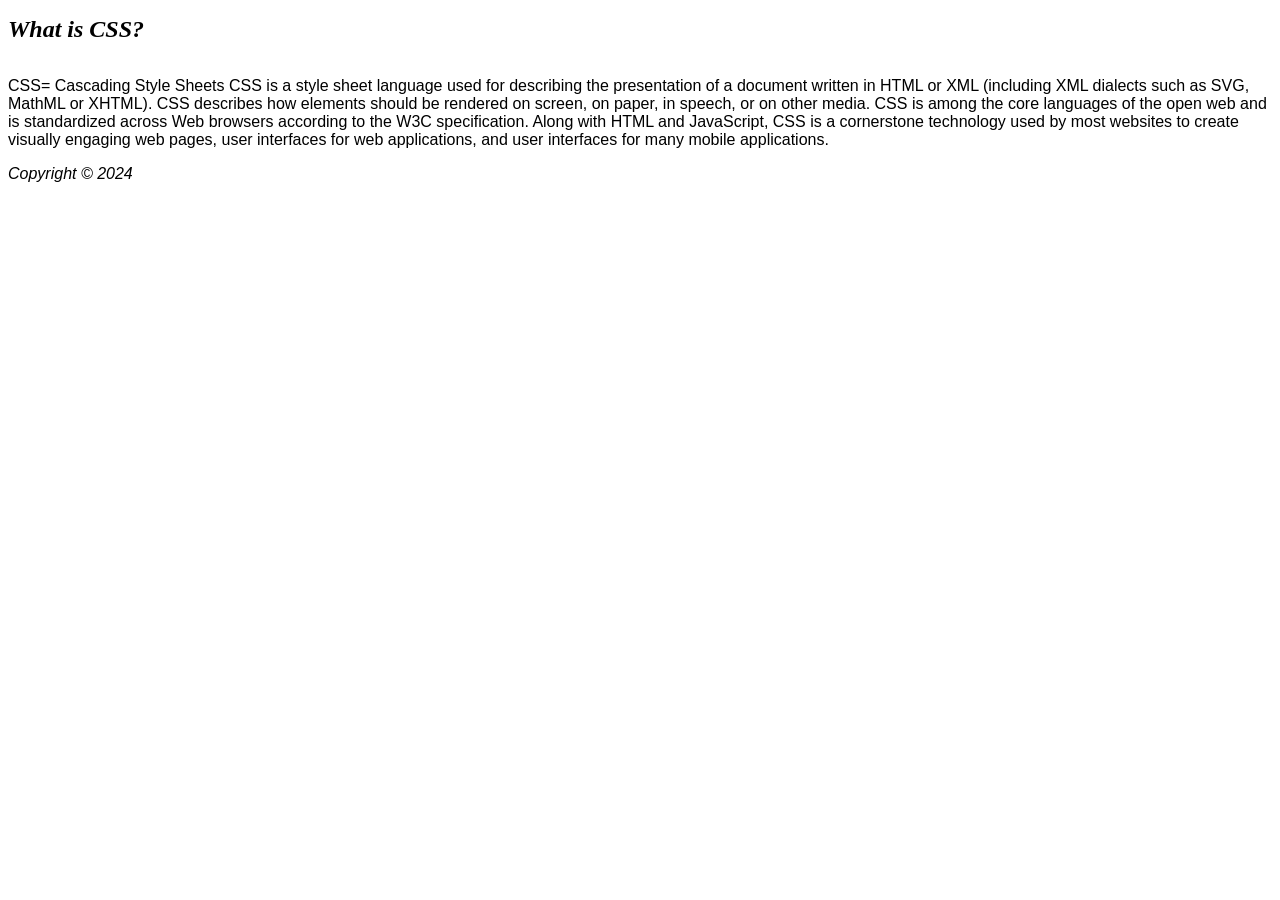
<file: Day_6/index.html>
<!DOCTYPE html>
<html lang="en">
<head>
    <meta charset="UTF-8">
    <meta name="viewport" content="width=device-width, initial-scale=1.0">
    <title>Document</title>
    <link rel="stylesheet" href="style.css">
</head>
<body>
    <h1 id="heading1">What is CSS?</h1>
    <br>
    CSS= Cascading Style Sheets
    CSS is a style sheet language used for describing the presentation of a document written in HTML or XML (including XML dialects such as SVG, MathML or XHTML). CSS describes how elements should be rendered on screen, on paper, in speech, or on other media.
    CSS is among the core languages of the open web and is standardized across Web browsers according to the W3C specification. Along with HTML and JavaScript, CSS is a cornerstone technology used by most websites to create visually engaging web pages, user interfaces for web applications, and user interfaces for many mobile applications.
</body>
<div class="footer">
    <p>Copyright &copy; 2024</p>
</div>
</html>
</file>
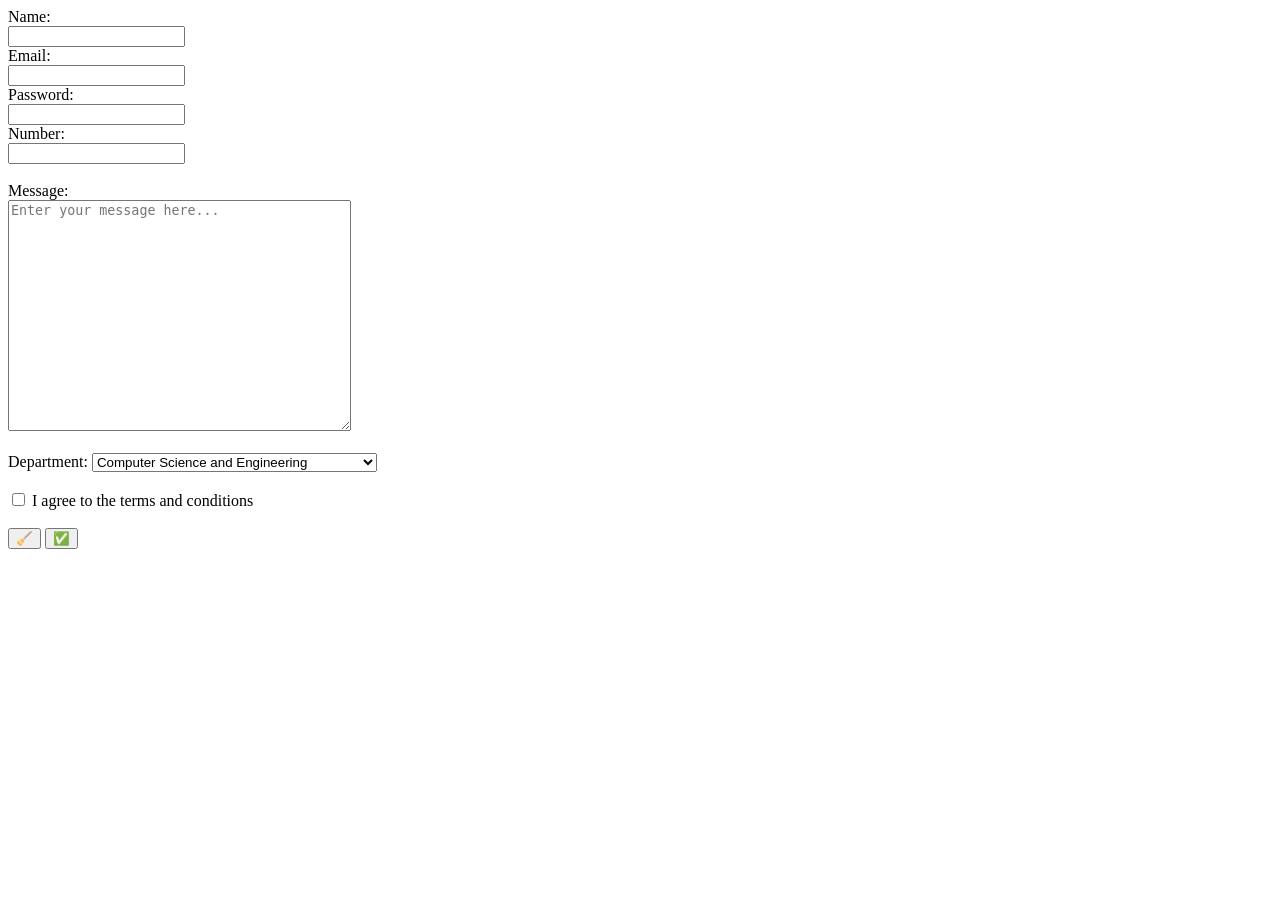
<file: Day_6/Table.html>
<!DOCTYPE html>
<html lang="en">
<head>
    <meta charset="UTF-8">
    <meta name="viewport" content="width=device-width, initial-scale=1.0">
    <title>Document</title>
</head>
<body>
    <form action="/FullStack/Day_6/Table.html" method="post">
    <form action="/register" method="post">
        <label for="name">Name:</label>
        <br>
        <input type="text" id="name" name="name" required>
        <br>
        <label for="email">Email:</label>
        <br>
        <input type="email" id="email" name="email" required>
        <br>
        <label for="password">Password:</label>
        <br>
        <input type="password" id="password" name="password" required>
        <br>
        <label for="Number" >Number:</label>
        <br>
        <input type="number" id="number" name="number" required>
        <br>
        <br>
        <label for="Message">Message:</label>
        <br>
        <textarea id="Message" name="Message" rows="15" cols="40" min="20" max="200"
        placeholder="Enter your message here..."></textarea>
        <br>
        <br>
        <label for="department">Department:</label>
        <select id="department" name="department" required>
            <option value="CSE">Computer Science and Engineering</option>
            <option value="ECE">Electronics and Communication Engineering</option>
            <option value="EEE">Electrical and Electronics Engineering</option>
        </select>
        <br>
        <br>
        <input type="checkbox" id="id" name="checkbox" required/>
        <label for="checkbox">I agree to the terms and conditions</label>
        <br>
        <br>
        <button type="reset">🧹</button>
        <button type="submit">✅</button>
    </form>
</body>
</html>
</file>
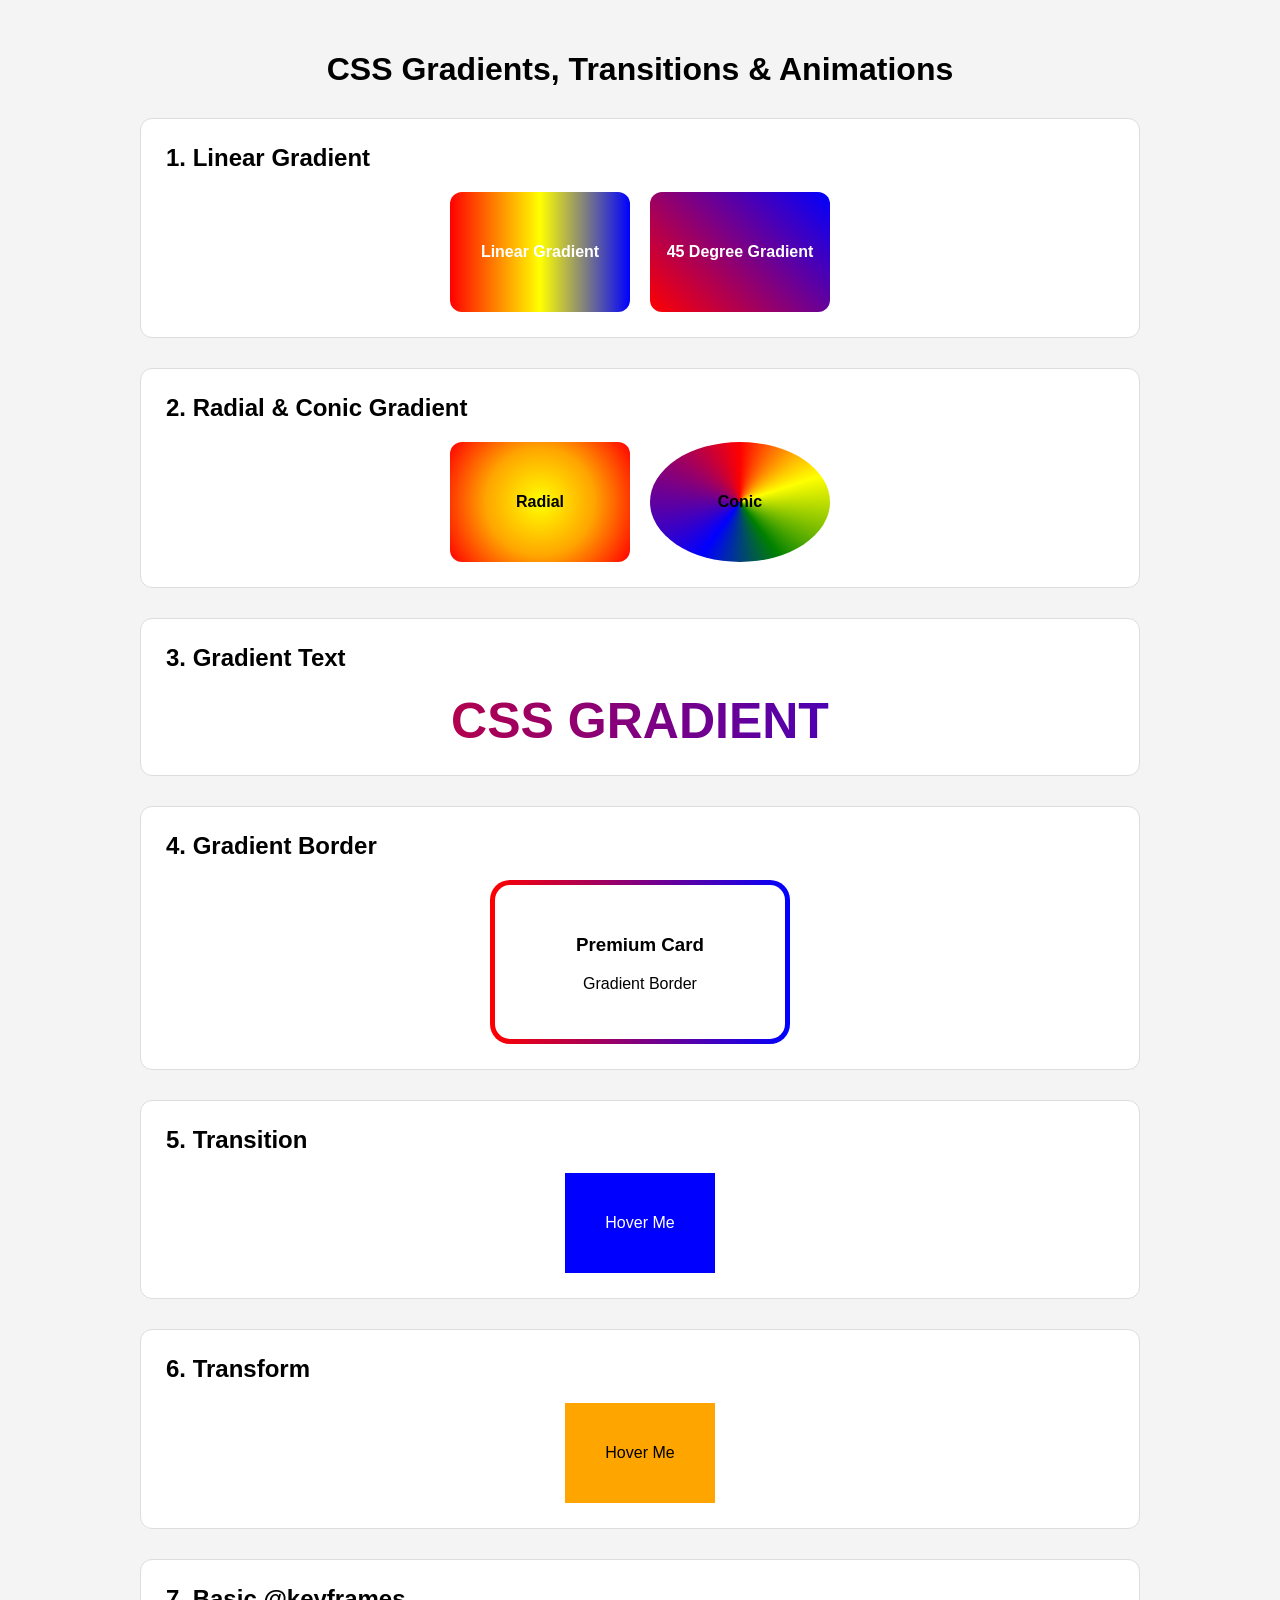
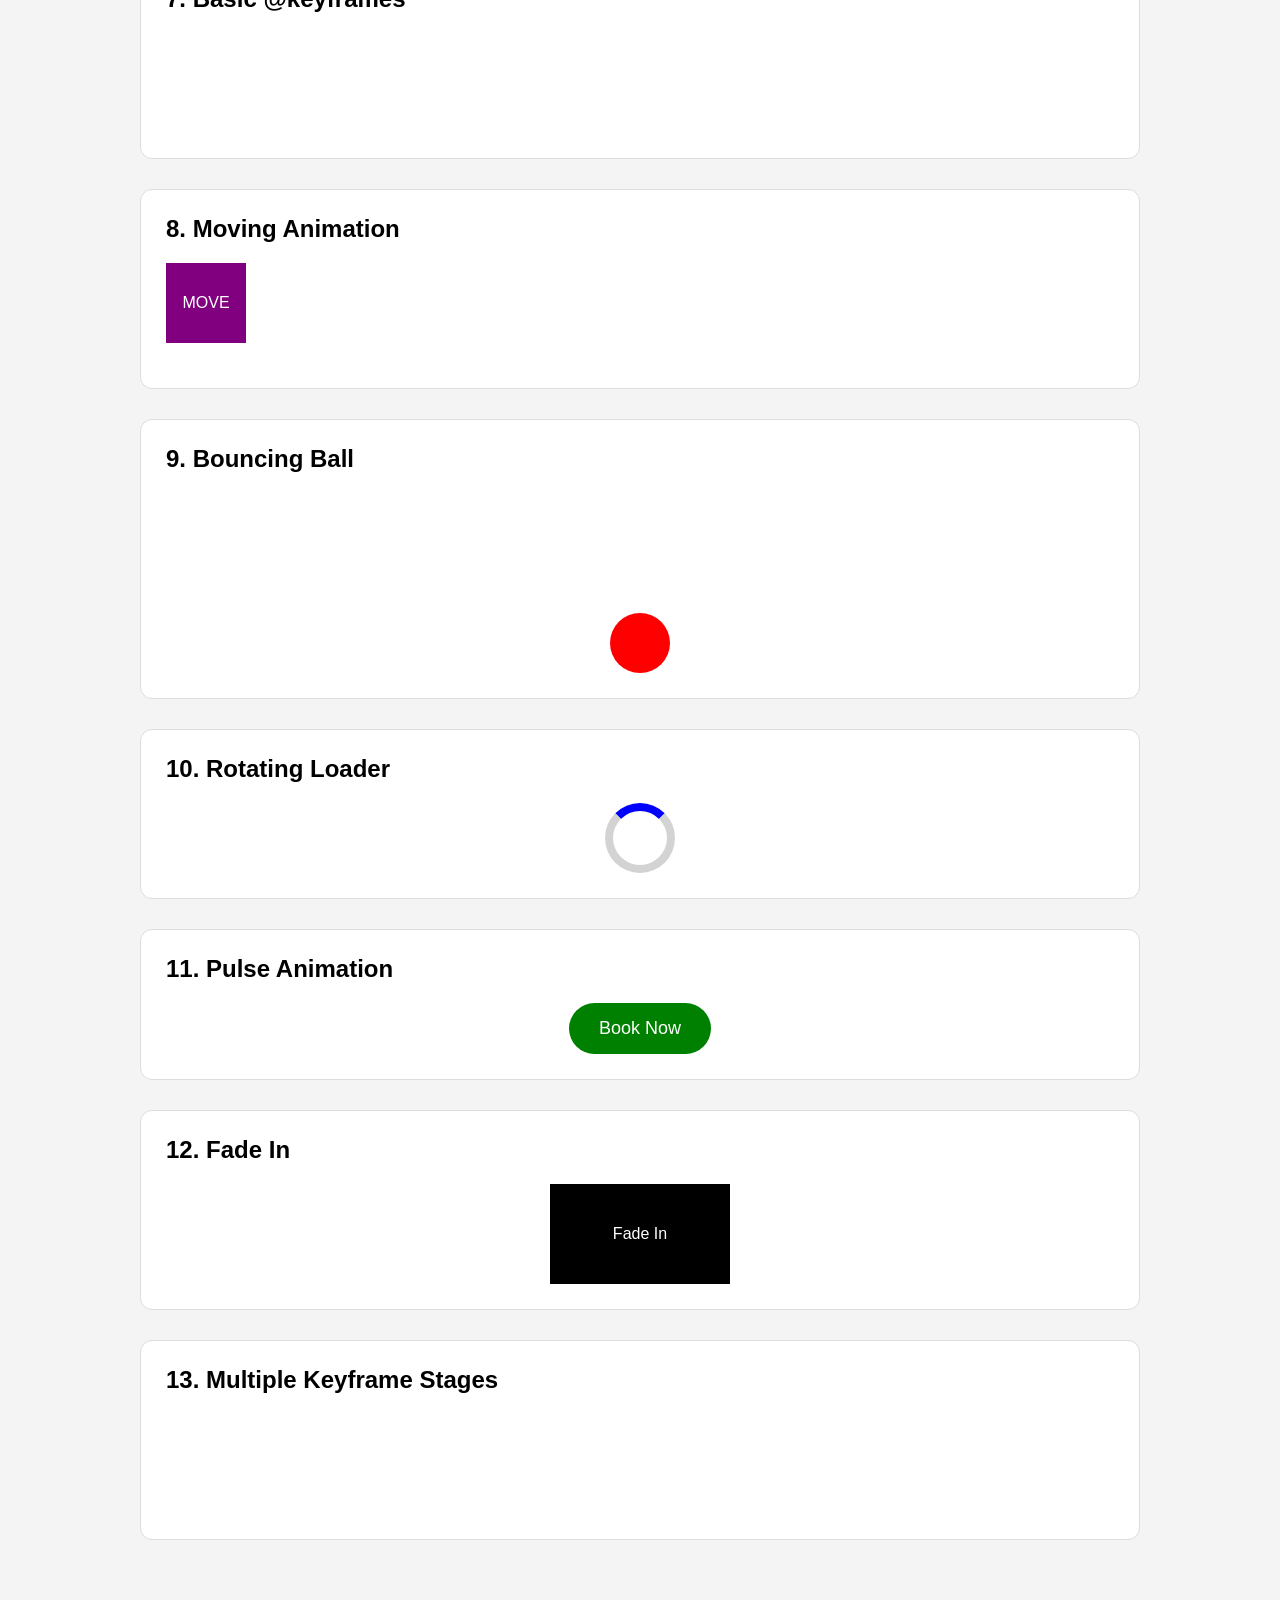
<file: Day_7/CSS-Visual-Effects.html>
<!DOCTYPE html>
<html lang="en">

<head>
    <meta charset="UTF-8">

    <meta name="viewport" content="width=device-width, initial-scale=1.0">

    <title>CSS Gradients and Animations</title>

    <style>
        * {
            box-sizing: border-box;
        }

        body {
            margin: 0;

            font-family: Arial, sans-serif;

            background-color: #f4f4f4;

            padding: 30px;
        }

        h1 {
            text-align: center;
        }

        h2 {
            margin-top: 0;
        }

        .section {
            max-width: 1000px;

            margin: 30px auto;

            padding: 25px;

            background-color: white;

            border-radius: 12px;

            border: 1px solid #ddd;
        }

        .demo-area {
            display: flex;

            gap: 20px;

            flex-wrap: wrap;

            align-items: center;

            justify-content: center;
        }

        .box {
            width: 180px;
            height: 120px;

            display: flex;

            justify-content: center;
            align-items: center;

            border-radius: 12px;

            font-weight: bold;

            text-align: center;
        }


        /* ======================================
           1. LINEAR GRADIENT
        ====================================== */

        .linear-gradient {
            background:
                linear-gradient(to right,
                    red,
                    yellow,
                    blue);

            color: white;
        }


        /* ======================================
           2. LINEAR GRADIENT WITH ANGLE
        ====================================== */

        .angle-gradient {
            background:
                linear-gradient(45deg,
                    red,
                    purple,
                    blue);

            color: white;
        }


        /* ======================================
           3. RADIAL GRADIENT
        ====================================== */

        .radial-gradient {
            background:
                radial-gradient(circle,
                    yellow,
                    orange,
                    red);
        }


        /* ======================================
           4. CONIC GRADIENT
        ====================================== */

        .conic-gradient {
            background:
                conic-gradient(red,
                    yellow,
                    green,
                    blue,
                    purple,
                    red);

            border-radius: 50%;
        }


        /* ======================================
           5. GRADIENT TEXT
        ====================================== */

        .gradient-text {
            font-size: 50px;

            font-weight: bold;

            text-align: center;

            background:
                linear-gradient(to right,
                    red,
                    purple,
                    blue);

            background-clip: text;

            -webkit-background-clip: text;

            color: transparent;

            -webkit-text-fill-color: transparent;
        }


        /* ======================================
           6. GRADIENT BORDER
        ====================================== */

        .gradient-border {
            width: 300px;

            padding: 30px;

            text-align: center;

            border: 5px solid transparent;

            border-radius: 20px;

            background:
                linear-gradient(white,
                    white) padding-box,

                linear-gradient(to right,
                    red,
                    purple,
                    blue) border-box;
        }


        /* ======================================
           7. BASIC TRANSITION
        ====================================== */

        .transition-box {
            width: 150px;
            height: 100px;

            background-color: blue;

            color: white;

            display: flex;

            justify-content: center;
            align-items: center;

            cursor: pointer;

            transition:
                background-color 0.5s ease,
                transform 0.5s ease;
        }

        .transition-box:hover {
            background-color: green;

            transform: scale(1.2);
        }


        /* ======================================
           8. TRANSFORM
        ====================================== */

        .transform-box {
            width: 150px;
            height: 100px;

            background-color: orange;

            display: flex;

            justify-content: center;
            align-items: center;

            transition: transform 0.5s ease;
        }

        .transform-box:hover {
            transform:
                translateX(20px) rotate(10deg) scale(1.1);
        }


        /* ======================================
           9. BASIC KEYFRAME ANIMATION
        ====================================== */

        @keyframes colorChange {

            from {
                background-color: red;
            }

            to {
                background-color: blue;
            }

        }

        .animation-box {
            width: 150px;
            height: 100px;

            color: white;

            display: flex;

            justify-content: center;
            align-items: center;

            animation-name: colorChange;

            animation-duration: 2s;

            animation-iteration-count: infinite;

            animation-direction: alternate;
        }


        /* ======================================
           10. MOVING BOX
        ====================================== */

        @keyframes moveBox {

            0% {
                transform: translateX(0);
            }

            50% {
                transform: translateX(200px);
            }

            100% {
                transform: translateX(0);
            }

        }

        .move-area {
            width: 100%;

            min-height: 100px;

            overflow: hidden;
        }

        .moving-box {
            width: 80px;
            height: 80px;

            background-color: purple;

            color: white;

            display: flex;

            justify-content: center;
            align-items: center;

            animation:
                moveBox 3s ease-in-out infinite;
        }


        /* ======================================
           11. BOUNCING BALL
        ====================================== */

        @keyframes bounce {

            0% {
                transform: translateY(0);
            }

            50% {
                transform: translateY(-100px);
            }

            100% {
                transform: translateY(0);
            }

        }

        .ball-area {
            height: 180px;

            display: flex;

            justify-content: center;

            align-items: flex-end;
        }

        .ball {
            width: 60px;
            height: 60px;

            background-color: red;

            border-radius: 50%;

            animation:
                bounce 1s ease-in-out infinite;
        }


        /* ======================================
           12. ROTATING LOADER
        ====================================== */

        @keyframes rotateLoader {

            from {
                transform: rotate(0deg);
            }

            to {
                transform: rotate(360deg);
            }

        }

        .loader {
            width: 70px;
            height: 70px;

            border: 8px solid lightgray;

            border-top-color: blue;

            border-radius: 50%;

            animation:
                rotateLoader 1s linear infinite;
        }


        /* ======================================
           13. PULSE ANIMATION
        ====================================== */

        @keyframes pulse {

            0% {
                transform: scale(1);
            }

            50% {
                transform: scale(1.2);
            }

            100% {
                transform: scale(1);
            }

        }

        .pulse-button {
            padding: 15px 30px;

            border: none;

            border-radius: 30px;

            background-color: green;

            color: white;

            font-size: 18px;

            cursor: pointer;

            animation:
                pulse 1.5s ease-in-out infinite;
        }


        /* ======================================
           14. FADE IN
        ====================================== */

        @keyframes fadeIn {

            from {
                opacity: 0;
            }

            to {
                opacity: 1;
            }

        }

        .fade-box {
            width: 180px;
            height: 100px;

            background-color: black;

            color: white;

            display: flex;

            justify-content: center;
            align-items: center;

            animation:
                fadeIn 3s ease;
        }


        /* ======================================
           15. MULTIPLE KEYFRAME STAGES
        ====================================== */

        @keyframes multiStage {

            0% {
                background-color: red;

                transform: translateX(0);
            }

            25% {
                background-color: orange;

                transform: translateX(80px);
            }

            50% {
                background-color: green;

                transform: translateX(160px);
            }

            75% {
                background-color: blue;

                transform: translateX(80px);
            }

            100% {
                background-color: purple;

                transform: translateX(0);
            }

        }

        .multi-box {
            width: 100px;
            height: 100px;

            color: white;

            display: flex;

            justify-content: center;
            align-items: center;

            animation:
                multiStage 4s ease-in-out infinite;
        }


        /* ======================================
           REDUCED MOTION
        ====================================== */

        @media (prefers-reduced-motion: reduce) {

            *,
            *::before,
            *::after {
                animation-duration: 0.01ms !important;

                animation-iteration-count: 1 !important;

                transition-duration: 0.01ms !important;
            }

        }
    </style>

</head>


<body>

    <h1>
        CSS Gradients, Transitions & Animations
    </h1>


    <!-- ======================================
         LINEAR GRADIENT
    ======================================= -->

    <section class="section">

        <h2>
            1. Linear Gradient
        </h2>

        <div class="demo-area">

            <div class="box linear-gradient">
                Linear Gradient
            </div>

            <div class="box angle-gradient">
                45 Degree Gradient
            </div>

        </div>

    </section>


    <!-- ======================================
         RADIAL / CONIC
    ======================================= -->

    <section class="section">

        <h2>
            2. Radial & Conic Gradient
        </h2>

        <div class="demo-area">

            <div class="box radial-gradient">
                Radial
            </div>

            <div class="box conic-gradient">
                Conic
            </div>

        </div>

    </section>


    <!-- ======================================
         GRADIENT TEXT
    ======================================= -->

    <section class="section">

        <h2>
            3. Gradient Text
        </h2>

        <div class="gradient-text">
            CSS GRADIENT
        </div>

    </section>


    <!-- ======================================
         GRADIENT BORDER
    ======================================= -->

    <section class="section">

        <h2>
            4. Gradient Border
        </h2>

        <div class="demo-area">

            <div class="gradient-border">

                <h3>
                    Premium Card
                </h3>

                <p>
                    Gradient Border
                </p>

            </div>

        </div>

    </section>


    <!-- ======================================
         TRANSITION
    ======================================= -->

    <section class="section">

        <h2>
            5. Transition
        </h2>

        <div class="demo-area">

            <div class="transition-box">
                Hover Me
            </div>

        </div>

    </section>


    <!-- ======================================
         TRANSFORM
    ======================================= -->

    <section class="section">

        <h2>
            6. Transform
        </h2>

        <div class="demo-area">

            <div class="transform-box">
                Hover Me
            </div>

        </div>

    </section>


    <!-- ======================================
         BASIC KEYFRAME
    ======================================= -->

    <section class="section">

        <h2>
            7. Basic @keyframes
        </h2>

        <div class="demo-area">

            <div class="animation-box">
                Color Change
            </div>

        </div>

    </section>


    <!-- ======================================
         MOVEMENT
    ======================================= -->

    <section class="section">

        <h2>
            8. Moving Animation
        </h2>

        <div class="move-area">

            <div class="moving-box">
                MOVE
            </div>

        </div>

    </section>


    <!-- ======================================
         BOUNCE
    ======================================= -->

    <section class="section">

        <h2>
            9. Bouncing Ball
        </h2>

        <div class="ball-area">

            <div class="ball"></div>

        </div>

    </section>


    <!-- ======================================
         LOADER
    ======================================= -->

    <section class="section">

        <h2>
            10. Rotating Loader
        </h2>

        <div class="demo-area">

            <div class="loader"></div>

        </div>

    </section>


    <!-- ======================================
         PULSE
    ======================================= -->

    <section class="section">

        <h2>
            11. Pulse Animation
        </h2>

        <div class="demo-area">

            <button class="pulse-button">
                Book Now
            </button>

        </div>

    </section>


    <!-- ======================================
         FADE IN
    ======================================= -->

    <section class="section">

        <h2>
            12. Fade In
        </h2>

        <div class="demo-area">

            <div class="fade-box">
                Fade In
            </div>

        </div>

    </section>


    <!-- ======================================
         MULTI STAGE
    ======================================= -->

    <section class="section">

        <h2>
            13. Multiple Keyframe Stages
        </h2>

        <div class="move-area">

            <div class="multi-box">
                CSS
            </div>

        </div>

    </section>


</body>

</html>
</file>
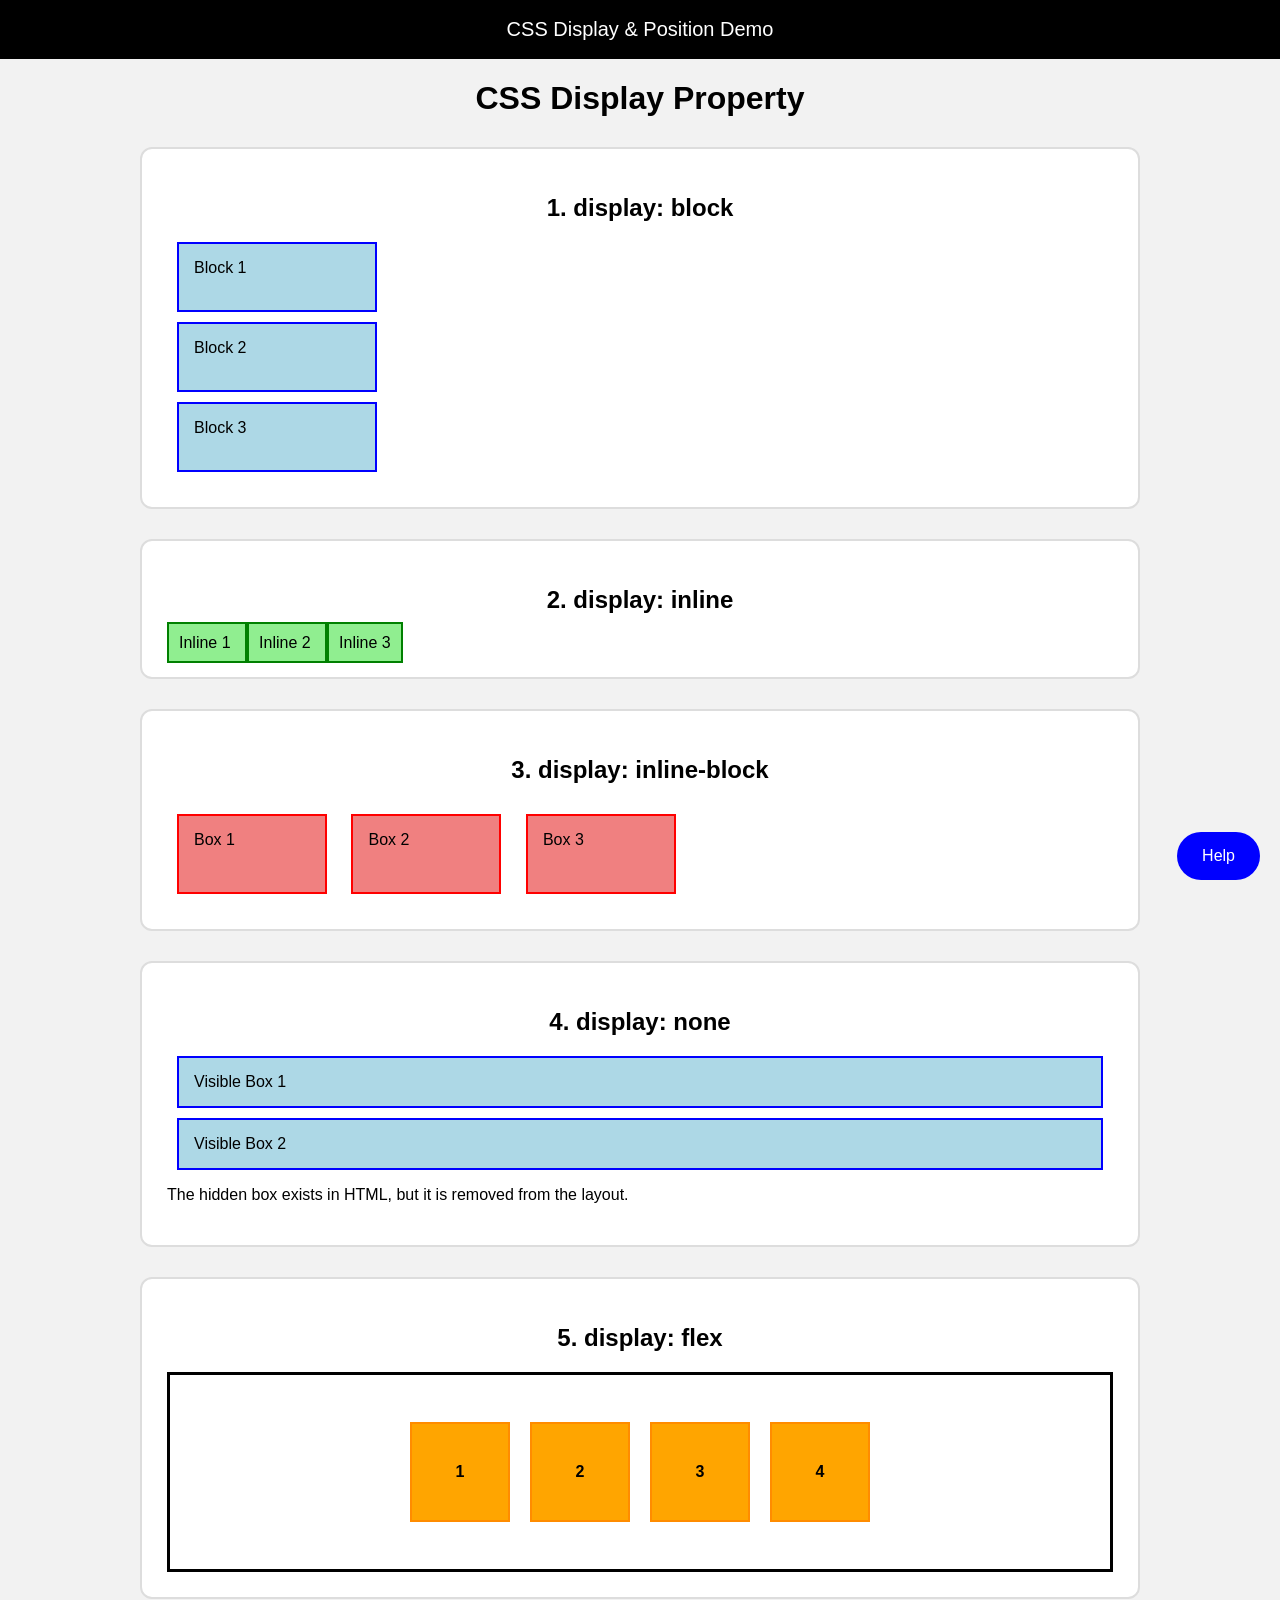
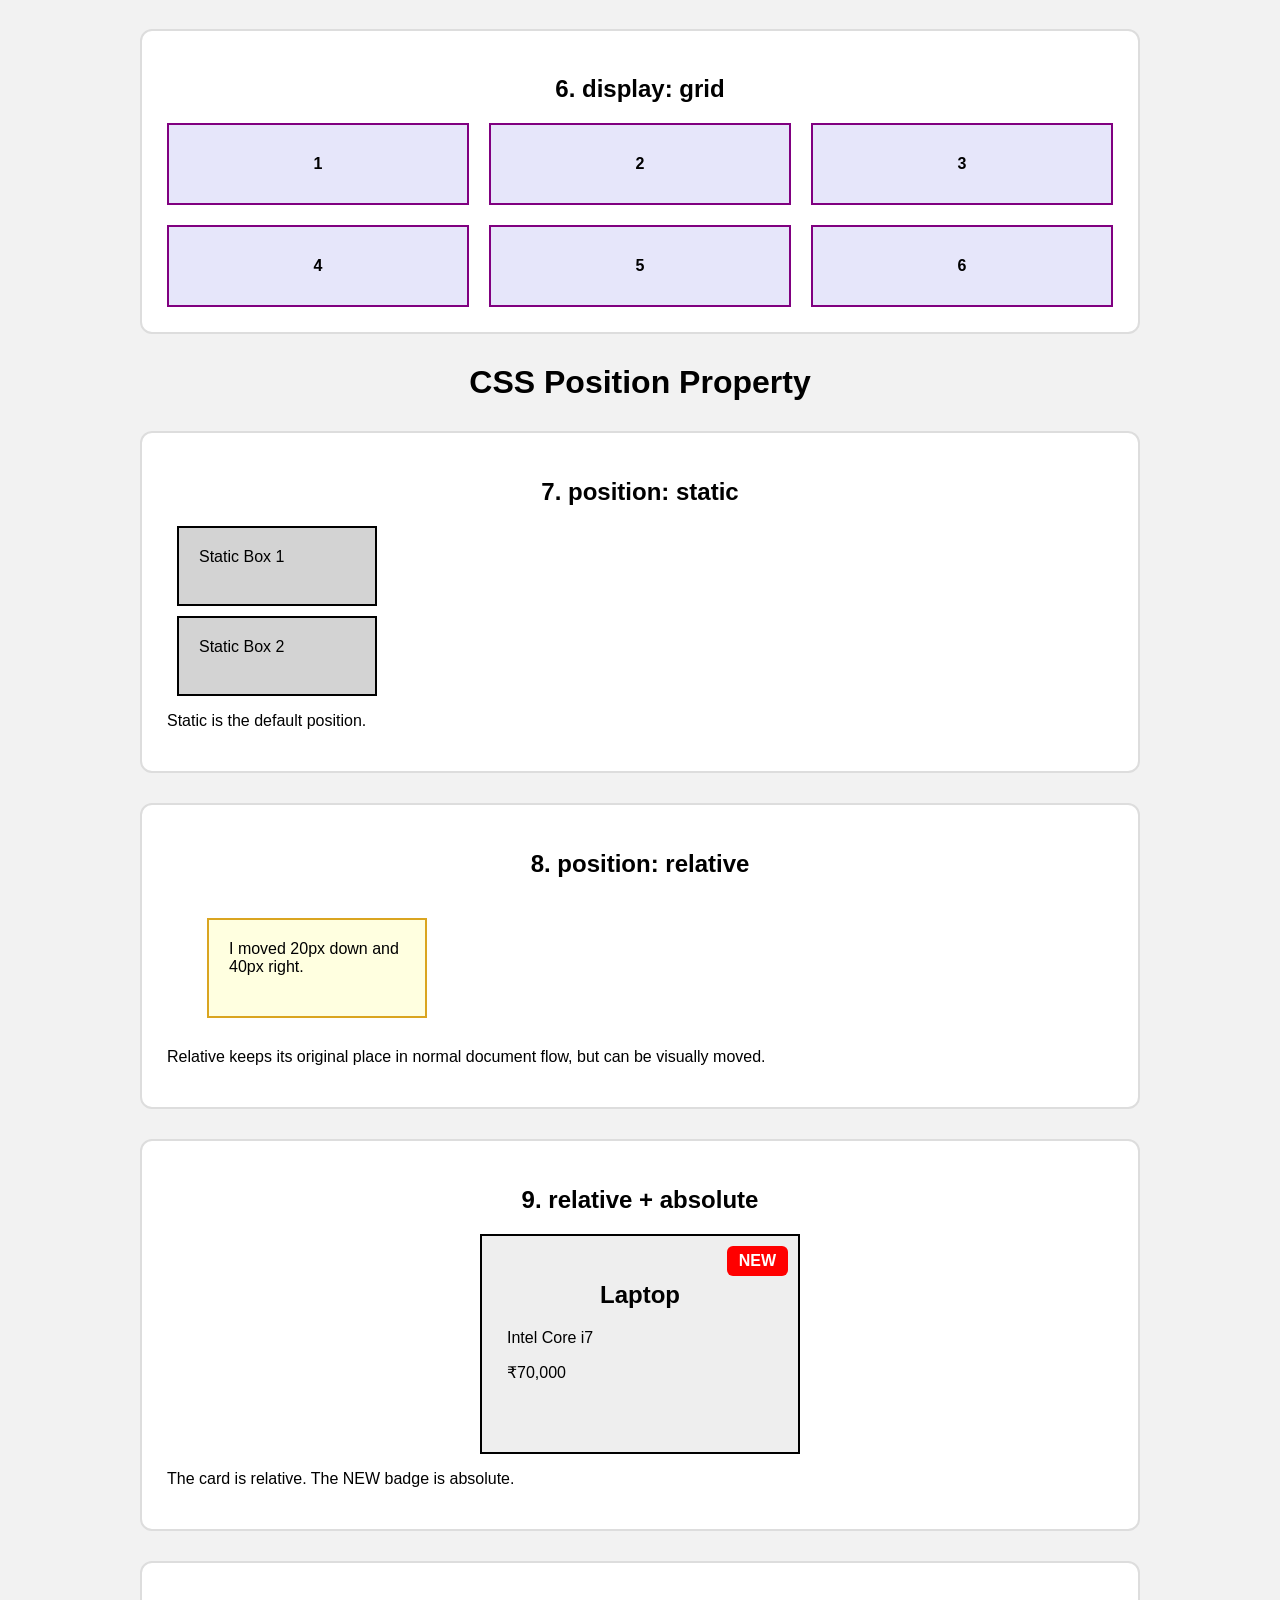
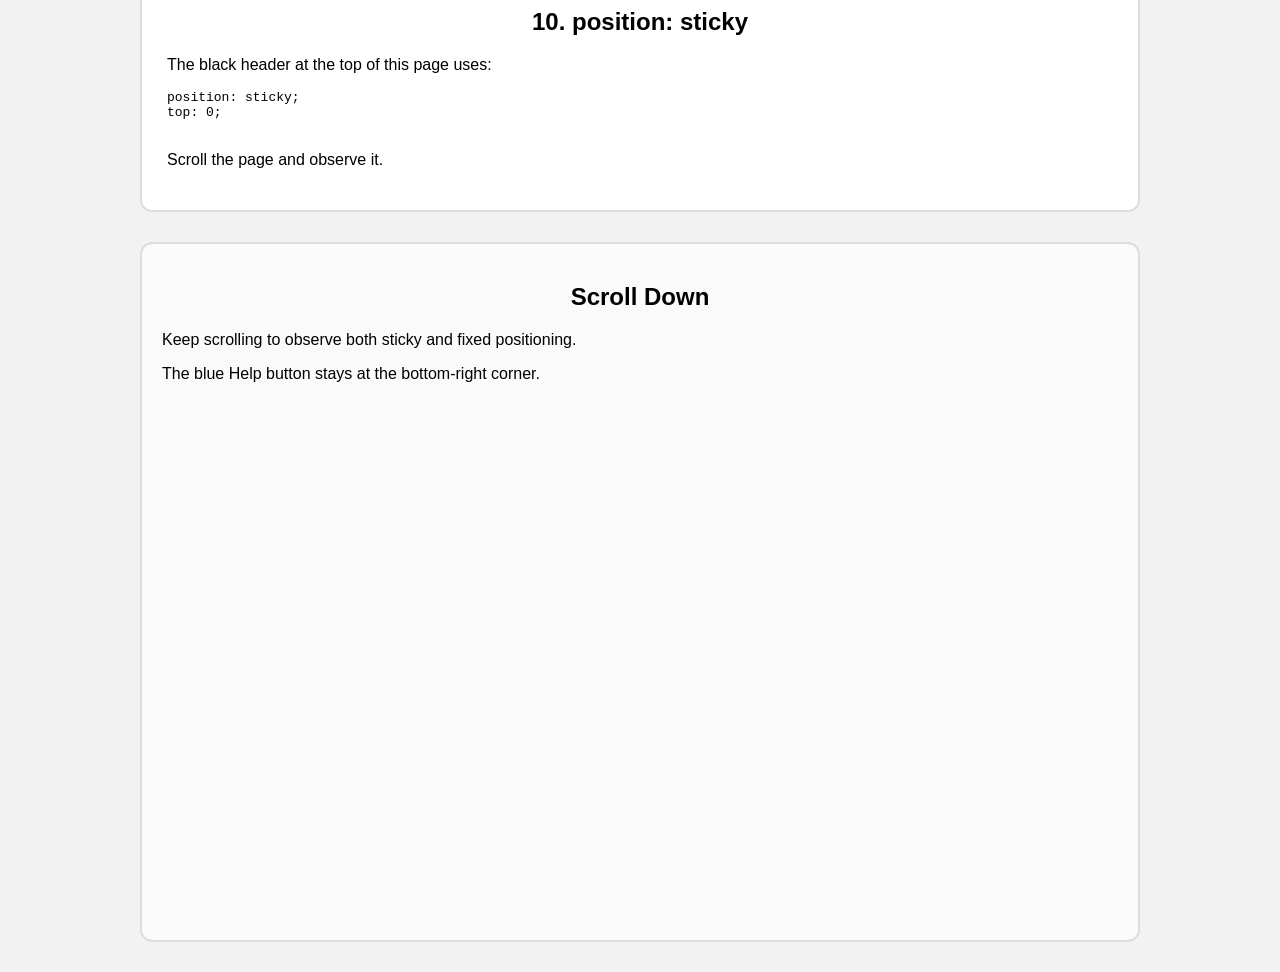
<file: Day_7/DisplayPosition.html>
<!DOCTYPE html>
<html lang="en">

<head>
    <meta charset="UTF-8">

    <meta name="viewport" content="width=device-width, initial-scale=1.0">

    <title>Display and Position Demo</title>

    <style>
        * {
            box-sizing: border-box;
        }

        body {
            margin: 0;
            font-family: Arial, sans-serif;
            background-color: #f2f2f2;
        }

        h1,
        h2 {
            text-align: center;
        }

        .section {
            width: 90%;
            max-width: 1000px;

            margin: 30px auto;
            padding: 25px;

            background-color: white;

            border: 2px solid #ddd;
            border-radius: 12px;
        }

        .demo-box {
            background-color: lightblue;

            border: 2px solid blue;

            padding: 15px;
            margin: 10px;
        }


        /* =========================
           1. DISPLAY BLOCK
        ========================= */

        .block-box {
            display: block;

            width: 200px;
            height: 70px;
        }


        /* =========================
           2. DISPLAY INLINE
        ========================= */

        .inline-box {
            display: inline;

            background-color: lightgreen;

            border: 2px solid green;

            padding: 10px;
        }


        /* =========================
           3. DISPLAY INLINE-BLOCK
        ========================= */

        .inline-block-box {
            display: inline-block;

            width: 150px;
            height: 80px;

            background-color: lightcoral;

            border: 2px solid red;

            padding: 15px;
            margin: 10px;
        }


        /* =========================
           4. DISPLAY NONE
        ========================= */

        .none-box {
            display: none;
        }


        /* =========================
           5. FLEXBOX
        ========================= */

        .flex-container {
            display: flex;

            justify-content: center;
            align-items: center;

            gap: 20px;

            min-height: 200px;

            border: 3px solid black;

            padding: 20px;

            flex-wrap: wrap;
        }

        .flex-item {
            width: 100px;
            height: 100px;

            background-color: orange;

            border: 2px solid darkorange;

            display: flex;

            justify-content: center;
            align-items: center;

            font-weight: bold;
        }


        /* =========================
           6. GRID
        ========================= */

        .grid-container {
            display: grid;

            grid-template-columns:
                repeat(3, 1fr);

            gap: 20px;
        }

        .grid-item {
            padding: 30px;

            background-color: lavender;

            border: 2px solid purple;

            text-align: center;

            font-weight: bold;
        }


        /* =========================
           7. POSITION STATIC
        ========================= */

        .static-box {
            position: static;

            width: 200px;
            height: 80px;

            background-color: lightgray;

            border: 2px solid black;

            padding: 20px;

            margin: 10px;
        }


        /* =========================
           8. POSITION RELATIVE
        ========================= */

        .relative-box {
            position: relative;

            top: 20px;
            left: 40px;

            width: 220px;
            height: 100px;

            background-color: lightyellow;

            border: 2px solid goldenrod;

            padding: 20px;

            margin-bottom: 50px;
        }


        /* =========================
           9. RELATIVE + ABSOLUTE
        ========================= */

        .product-card {
            width: 320px;
            height: 220px;

            background-color: #eeeeee;

            border: 2px solid black;

            padding: 25px;

            position: relative;

            margin: auto;
        }

        .badge {
            position: absolute;

            top: 10px;
            right: 10px;

            background-color: red;
            color: white;

            padding: 6px 12px;

            border-radius: 6px;

            font-weight: bold;
        }


        /* =========================
           10. STICKY
        ========================= */

        .sticky-header {
            position: sticky;

            top: 0;

            background-color: black;
            color: white;

            padding: 18px;

            text-align: center;

            font-size: 20px;

            z-index: 100;
        }


        /* =========================
           11. FIXED
        ========================= */

        .fixed-button {
            position: fixed;

            right: 20px;
            bottom: 20px;

            padding: 15px 25px;

            background-color: blue;
            color: white;

            border: none;

            border-radius: 30px;

            cursor: pointer;

            font-size: 16px;
        }

        .fixed-button:hover {
            background-color: darkblue;
        }


        /* =========================
           EXTRA SPACE FOR SCROLLING
        ========================= */

        .scroll-space {
            height: 700px;

            padding: 20px;

            background-color: #fafafa;
        }
    </style>
</head>


<body>


    <!-- =========================
         STICKY HEADER
    ========================== -->

    <header class="sticky-header">
        CSS Display & Position Demo
    </header>


    <h1>
        CSS Display Property
    </h1>


    <!-- =========================
         1. BLOCK
    ========================== -->

    <section class="section">

        <h2>
            1. display: block
        </h2>

        <div class="demo-box block-box">
            Block 1
        </div>

        <div class="demo-box block-box">
            Block 2
        </div>

        <div class="demo-box block-box">
            Block 3
        </div>

    </section>


    <!-- =========================
         2. INLINE
    ========================== -->

    <section class="section">

        <h2>
            2. display: inline
        </h2>

        <span class="inline-box">
            Inline 1
        </span>

        <span class="inline-box">
            Inline 2
        </span>

        <span class="inline-box">
            Inline 3
        </span>

    </section>


    <!-- =========================
         3. INLINE BLOCK
    ========================== -->

    <section class="section">

        <h2>
            3. display: inline-block
        </h2>

        <div class="inline-block-box">
            Box 1
        </div>

        <div class="inline-block-box">
            Box 2
        </div>

        <div class="inline-block-box">
            Box 3
        </div>

    </section>


    <!-- =========================
         4. DISPLAY NONE
    ========================== -->

    <section class="section">

        <h2>
            4. display: none
        </h2>

        <div class="demo-box">
            Visible Box 1
        </div>

        <div class="demo-box none-box">
            Hidden Box
        </div>

        <div class="demo-box">
            Visible Box 2
        </div>

        <p>
            The hidden box exists in HTML,
            but it is removed from the layout.
        </p>

    </section>


    <!-- =========================
         5. FLEX
    ========================== -->

    <section class="section">

        <h2>
            5. display: flex
        </h2>

        <div class="flex-container">

            <div class="flex-item">
                1
            </div>

            <div class="flex-item">
                2
            </div>

            <div class="flex-item">
                3
            </div>

            <div class="flex-item">
                4
            </div>

        </div>

    </section>


    <!-- =========================
         6. GRID
    ========================== -->

    <section class="section">

        <h2>
            6. display: grid
        </h2>

        <div class="grid-container">

            <div class="grid-item">
                1
            </div>

            <div class="grid-item">
                2
            </div>

            <div class="grid-item">
                3
            </div>

            <div class="grid-item">
                4
            </div>

            <div class="grid-item">
                5
            </div>

            <div class="grid-item">
                6
            </div>

        </div>

    </section>


    <h1>
        CSS Position Property
    </h1>


    <!-- =========================
         7. STATIC
    ========================== -->

    <section class="section">

        <h2>
            7. position: static
        </h2>

        <div class="static-box">
            Static Box 1
        </div>

        <div class="static-box">
            Static Box 2
        </div>

        <p>
            Static is the default position.
        </p>

    </section>


    <!-- =========================
         8. RELATIVE
    ========================== -->

    <section class="section">

        <h2>
            8. position: relative
        </h2>

        <div class="relative-box">
            I moved 20px down
            and 40px right.
        </div>

        <p>
            Relative keeps its original
            place in normal document flow,
            but can be visually moved.
        </p>

    </section>


    <!-- =========================
         9. ABSOLUTE
    ========================== -->

    <section class="section">

        <h2>
            9. relative + absolute
        </h2>

        <div class="product-card">

            <span class="badge">
                NEW
            </span>

            <h2>
                Laptop
            </h2>

            <p>
                Intel Core i7
            </p>

            <p>
                ₹70,000
            </p>

        </div>

        <p>
            The card is relative.
            The NEW badge is absolute.
        </p>

    </section>


    <!-- =========================
         10. STICKY
    ========================== -->

    <section class="section">

        <h2>
            10. position: sticky
        </h2>

        <p>
            The black header at the top of
            this page uses:
        </p>

        <pre>
position: sticky;
top: 0;
        </pre>

        <p>
            Scroll the page and observe it.
        </p>

    </section>


    <!-- =========================
         SCROLL AREA
    ========================== -->

    <section class="section scroll-space">

        <h2>
            Scroll Down
        </h2>

        <p>
            Keep scrolling to observe both
            sticky and fixed positioning.
        </p>

        <p>
            The blue Help button stays
            at the bottom-right corner.
        </p>

    </section>


    <!-- =========================
         11. FIXED
    ========================== -->

    <button class="fixed-button">
        Help
    </button>


</body>

</html>
</file>
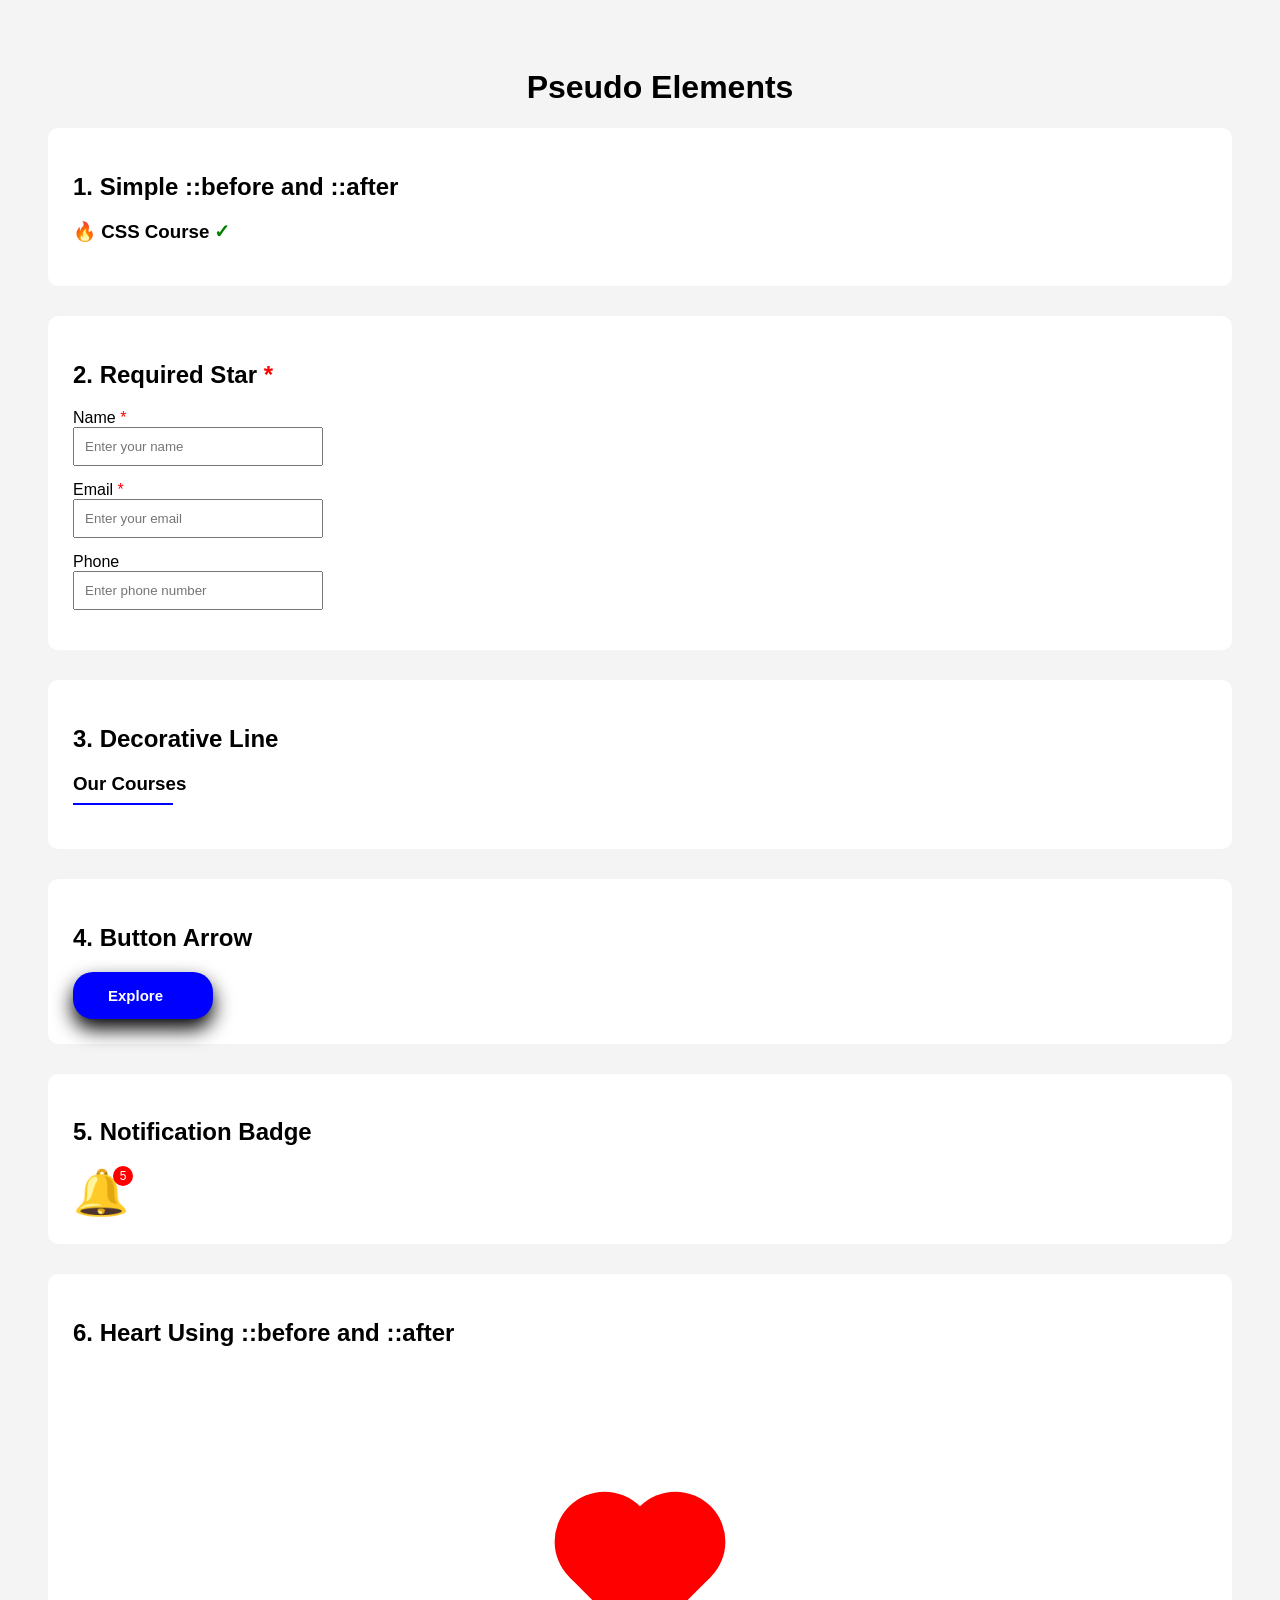
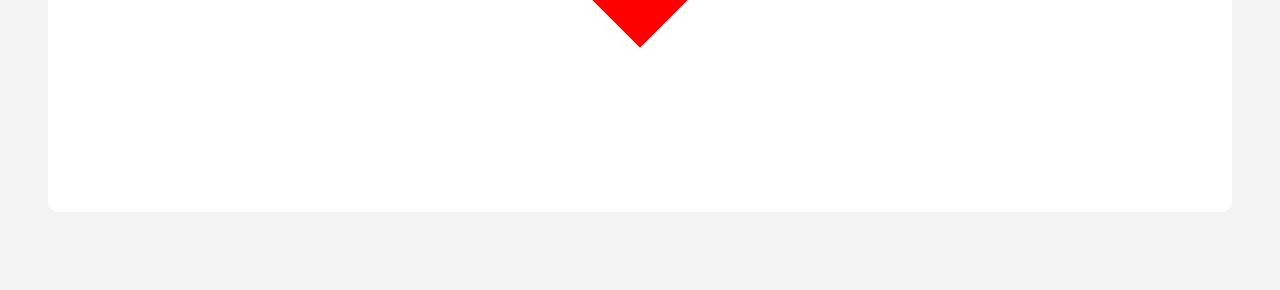
<file: Day_7/PseudoElements.html>
<!DOCTYPE html>
<html lang="en">

<head>
    <meta charset="UTF-8">
    <meta name="viewport" content="width=device-width, initial-scale=1.0">
    <title>Document</title>
    <style>
        * {
            box-sizing: border-box;
        }

        body {
            font-family: Arial, sans-serif;
            background-color: #f4f4f4;
            padding: 40px;
        }

        h1 {
            text-align: center;
            margin-left: 40px;
        }

        .section {
            background-color: white;
            padding: 25px;
            margin-bottom: 30px;
            border-radius: 10px;
        }

        /* =========================
            1. SIMPLE BEFORE / AFTER
        ========================= */
        .title::before {
            content: "🔥 ";
        }

        .title::after {
            content: " ✓";
            color: green;
        }

        /* =========================
            2. REQUIRED STAR
        ========================= */
        input {
            padding: 10px;
            margin-bottom: 15px;
            width: 250px;
        }

        .required::after {
            content: " *";
            color: red;
        }

        /* =========================
            3. DECORATIVE LINE
        ========================= */
        .heading-line::after {
            content: "";
            display: block;
            width: 100px;
            height: 2px;
            background-color: blue;
            margin-top: 8px;
        }

        /* =========================
            4. BUTTON ARROW
        ========================= */
        .btn {
            padding: 15px 35px;
            background-color: blue;
            color: white;
            font-weight: bolder;
            box-shadow: 0 10px 20px 0 black;
            border-radius: 20px;
            outline: none;
            border: none;
            cursor: pointer;
            font-size: 15px;
            transition: all 0.3s ease;
        }

        /* Arrow already exists but is hidden */
        .btn::after {
            content: " →";
            opacity: 0;
            display: inline-block;
            transform: translateX(-10px);
            transition: all 0.3s ease;
        }

        /* Button hover */
        .btn:hover {
            background-color: darkblue;
            transform: translateY(-3px);
            box-shadow: 0 15px 25px 0 black;
        }

        /* Arrow animation */
        .btn:hover::after {
            opacity: 1;
            transform: translateX(5px);
        }

        /* =========================
            5. NOTIFICATION BADGE
        ========================= */
        .notification {
            width: 60px;
            font-size: 45px;
            position: relative;
        }

        .notification::after {
            content: "5";
            position: absolute;
            top: 0;
            right: 0;
            width: 20px;
            height: 20px;
            background-color: red;
            color: white;
            border-radius: 50%;
            font-size: 12px;
            display: flex;
            justify-content: center;
            align-items: center;
        }

        /* =========================
            6. HEART USING BEFORE AND AFTER
        ========================= */
        .heart-container {
            height: 420px;
            display: flex;
            justify-content: center;
            align-items: center;
        }

        .heart {
            width: 100px;
            height: 100px;
            background-color: red;
            position: relative;
            transform: rotate(45deg);
        }

        .heart::before,
        .heart::after {
            content: "";
            width: 100px;
            height: 100px;
            background-color: red;
            border-radius: 50%;
            position: absolute;
        }

        .heart::before {
            left: -50px;
        }

        .heart::after {
            top: -50px;
        }
    </style>
</head>

<body>
    <h1>Pseudo Elements</h1>
    <!-- =========================
        EXAMPLE 1
    ========================== -->
    <div class="section">
        <h2>1. Simple ::before and ::after</h2>
        <h3 class="title">CSS Course</h3>
    </div>
    <!-- =========================
        EXAMPLE 2
    ========================== -->
    <div class="section">
        <h2 class="required">2. Required Star</h2>
        <label class="required">Name</label>
        <br>
        <input type="text" placeholder="Enter your name">
        <br>
        <label class="required">Email</label>
        <br>
        <input type="email" placeholder="Enter your email">
        <br>
        <label>Phone</label>
        <br>
        <input type="tel" placeholder="Enter phone number">
    </div>
    <!-- =========================
        EXAMPLE 3
    ========================== -->
    <div class="section">
        <h2>3. Decorative Line</h2>
        <h3 class="heading-line">Our Courses</h3>
    </div>
    <!-- =========================
        EXAMPLE 4
    ========================== -->
    <div class="section">
        <h2>4. Button Arrow</h2>
        <button class="btn">Explore</button>
    </div>
    <!-- =========================
        EXAMPLE 5
    ========================== -->
    <div class="section">
        <h2>5. Notification Badge</h2>
        <div class="notification">🔔</div>
    </div>
    <!-- =========================
        EXAMPLE 6
    ========================== -->
    <div class="section">
        <h2>6. Heart Using ::before and ::after</h2>
        <div class="heart-container">
            <div class="heart"></div>
        </div>
    </div>
</body>

</html>
</file>
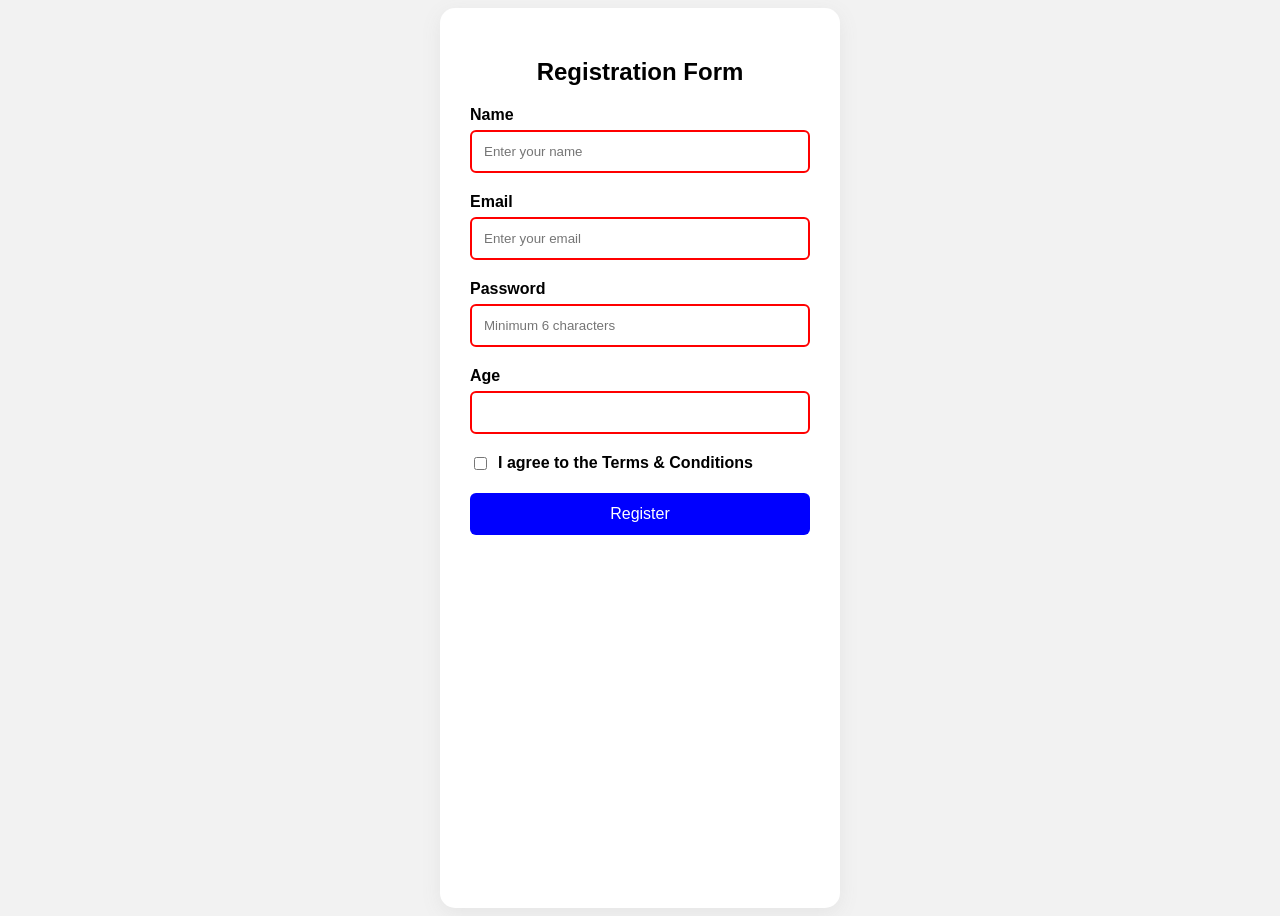
<file: Day_7/PseudoForm.html>
<!DOCTYPE html>
<html lang="en">
<head>
    <meta charset="UTF-8">
    <meta name="viewport" content="width=device-width, initial-scale=1.0">
    <title>Pseudo class form</title>
    <style>
        * {
            box-sizing: border-box;
        }
        body {
            font-family: Arial, sans-serif;
            display: flex;
            justify-content: center;
            min-height: 100vh;
            background-color: #f2f2f2;
        }
        .form-container{
            width: 400px;
            padding: 30px;
            background-color: white;
            border-radius: 15px;
            box-shadow: 0 5px 20px rgba(117, 115, 115, 0.1);
        }
        h2 {
            text-align: center;
        }
        .form-group {
            margin-bottom: 20px;
        }
        label {
            display: block;
            margin-bottom: 6px;
            font-weight: bold;
        }
        input{
            width: 100%;
            padding: 12px;
            border: 2px solid gray;
            border-radius: 6px;
            outline: none;
            transition: 0.3s;
        }
        /*=====================================================================
         1. :HOVER
        ========================= */
        input:hover {
            border-color: orange;
        }

        /* =========================
           2. :FOCUS
        ========================= */
        input:focus {
            border-color: blue;
            background-color: #eef5ff;
        }

        /* =========================
           3. :VALID
        ========================= */
        input:valid {
            border-color: green;
        }

        /* =========================
           4. :INVALID
        ========================= */
        input:invalid {
            border-color: red;
        }

        /* =========================
           CHECKBOX
        ========================= */
        .checkbox-group {
            display: flex;
            align-items: center;
            gap: 8px;
            margin-bottom: 20px;
        }

        .checkbox-group input {
            width: auto;
        }

        /* =========================
           5. :CHECKED
        ========================= */
        .checkbox-group input:checked {
            accent-color: green;
        }

        .checkbox-group input:checked+label {
            color: green;
        }

        .checkbox-group label {
            margin: 0;
        }

        /* =========================
           BUTTON
        ========================= */
        button {
            width: 100%;
            padding: 12px;
            border: none;
            border-radius: 6px;
            background-color: blue;
            color: white;
            font-size: 16px;
            cursor: pointer;
            transition: 0.3s;
        }

        /* =========================
           :HOVER ON BUTTON
        ========================= */
        button:hover {
            background-color: green;
            transform: translateY(-2px);
        }

        /* =========================
           6. :ACTIVE
        ========================= */
        button:active {
            background-color: darkgreen;
            transform: scale(0.96);
        }
    </style>
</head>


<body>

    <div class="form-container">

        <h2>Registration Form</h2>


        <form>

            <!-- NAME -->

            <div class="form-group">

                <label for="name">
                    Name
                </label>

                <input type="text" id="name" name="name" placeholder="Enter your name" minlength="3" required>

            </div>


            <!-- EMAIL -->

            <div class="form-group">

                <label for="email">
                    Email
                </label>

                <input type="email" id="email" name="email" placeholder="Enter your email" required>

            </div>


            <!-- PASSWORD -->

            <div class="form-group">

                <label for="password">
                    Password
                </label>

                <input type="password" id="password" name="password" placeholder="Minimum 6 characters" minlength="6"
                    required>

            </div>


            <!-- AGE -->

            <div class="form-group">

                <label for="age">
                    Age
                </label>

                <input type="number" id="age" name="age" min="18" max="60" required>

            </div>


            <!-- CHECKBOX -->

            <div class="checkbox-group">

                <input type="checkbox" id="terms" required>

                <label for="terms">
                    I agree to the Terms & Conditions
                </label>

            </div>


            <!-- BUTTON -->

            <button type="submit">
                Register
            </button>

        </form>

    </div>

</body>

</html>
</file>
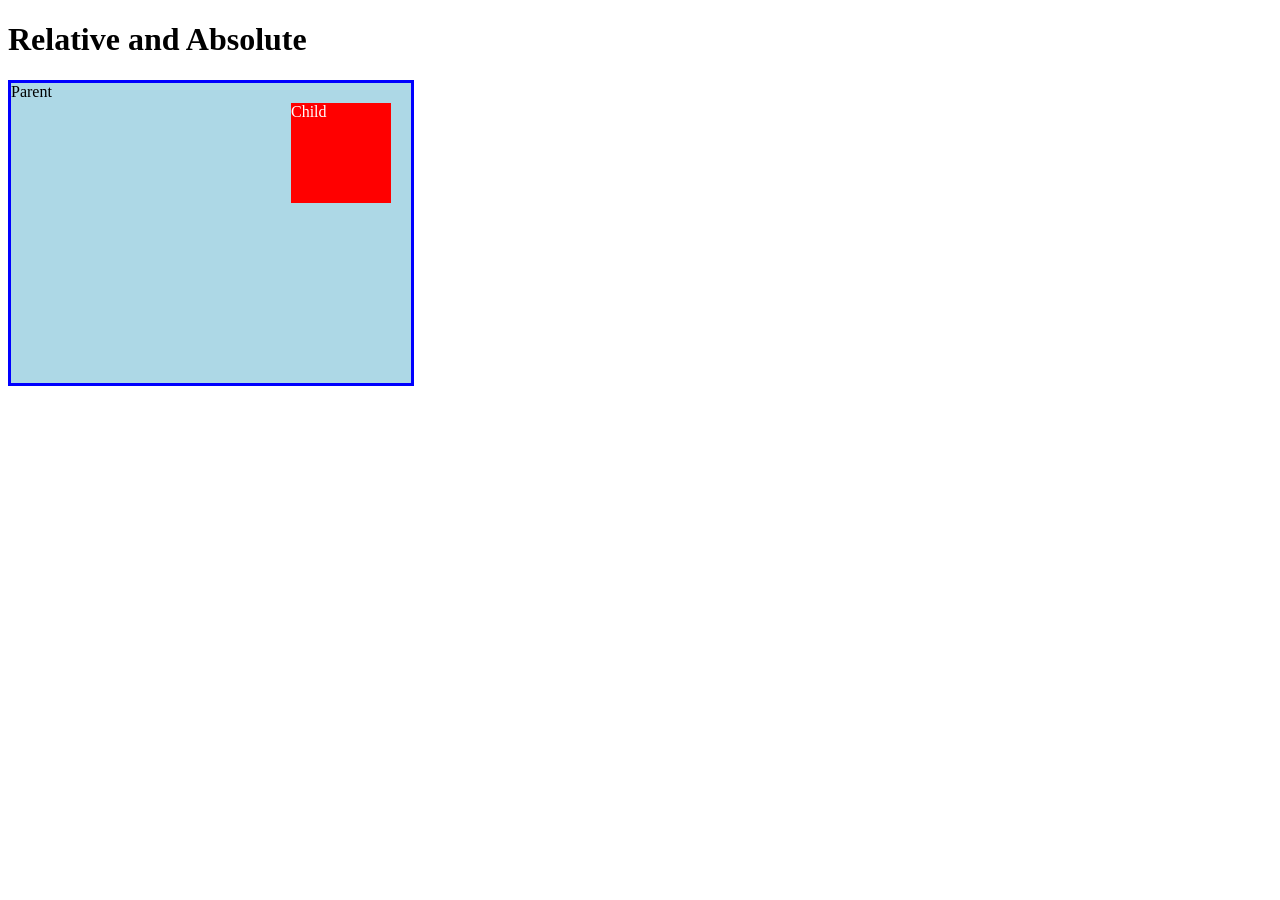
<file: Day_7/Relative-Absolute.html>
<!DOCTYPE html>
<html lang="en">

<head>
    <meta charset="UTF-8">
    <meta name="viewport" content="width=device-width, initial-scale=1.0">

    <title>Relative and Absolute</title>

    <style>
        .parent {
            width: 400px;
            height: 300px;
            background-color: lightblue;
            border: 3px solid blue;
            /* Important */
            position: relative;
        }

        .child {
            width: 100px;
            height: 100px;
            background-color: red;
            color: white;
            /* Important */
            position: absolute;
            top: 20px;
            right: 20px;
        }
    </style>
</head>

<body>
    <h1>
        Relative and Absolute
    </h1>
    <div class="parent">
        Parent
        <div class="child">
            Child
        </div>
    </div>
</body>

</html>
</file>
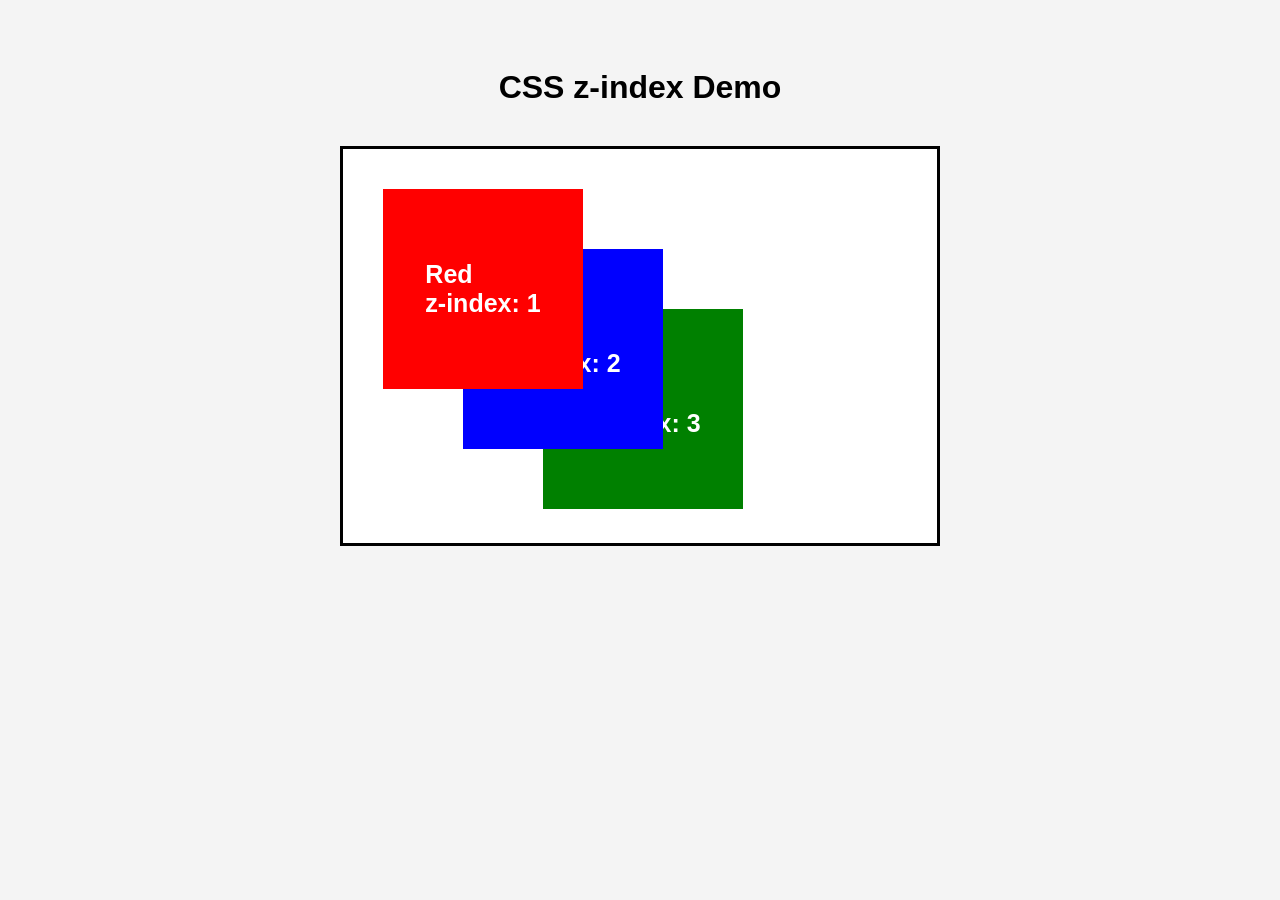
<file: Day_7/Z-index.html>
<!DOCTYPE html>
<html lang="en">

<head>
    <meta charset="UTF-8">
    <meta name="viewport" content="width=device-width, initial-scale=1.0">
    <title>Z-Index Demo</title>
    <style>
        * {
            box-sizing: border-box;
        }

        body {
            font-family: Arial, sans-serif;
            padding: 40px;
            background-color: #f4f4f4;
        }

        h1 {
            text-align: center;
        }

        .container {
            width: 600px;
            height: 400px;
            margin: 40px auto;
            background-color: white;
            border: 3px solid black;
            position: relative;
        }

        /* ==============================
           BOX 1
        ============================== */
        .box1 {
            width: 200px;
            height: 200px;
            background-color: red;
            color: white;
            position: absolute;
            top: 40px;
            left: 40px;
            z-index: 3;
            display: flex;
            justify-content: center;
            align-items: center;
            font-size: 25px;
            font-weight: bold;
        }


        /* ==============================
           BOX 2
        ============================== */
        .box2 {
            width: 200px;
            height: 200px;
            background-color: blue;
            color: white;
            position: absolute;
            top: 100px;
            left: 120px;
            z-index: 2;
            display: flex;
            justify-content: center;
            align-items: center;
            font-size: 25px;
            font-weight: bold;
        }

        /* ==============================
           BOX 3
        ============================== */

        .box3 {
            width: 200px;
            height: 200px;
            background-color: green;
            color: white;
            position: absolute;
            top: 160px;
            left: 200px;
            z-index: 1;
            display: flex;
            justify-content: center;
            align-items: center;
            font-size: 25px;
            font-weight: bold;
        }
    </style>

</head>


<body>


    <h1>
        CSS z-index Demo
    </h1>


    <div class="container">


        <div class="box1">
            Red
            <br>
            z-index: 1
        </div>


        <div class="box2">
            Blue
            <br>
            z-index: 2
        </div>


        <div class="box3">
            Green
            <br>
            z-index: 3
        </div>


    </div>


</body>

</html>
</file>
<file: Day_6/style.css>
*{
    font-family: Arial, Helvetica, sans-serif;
    background-color: rgb(230, 227, 255)
    color: rgb(45, 45, 45);
}
p{
    font-style: italic;
}
.red{
    color: red;
}
.green{
    color: green;
}
.blue{
    color: blue;
}
#heading1{
    font-weight: bold;
    font-size: 24px;
    font-style: italic;
    font-family: 'Times New Roman', Times, serif;
}
</file>
